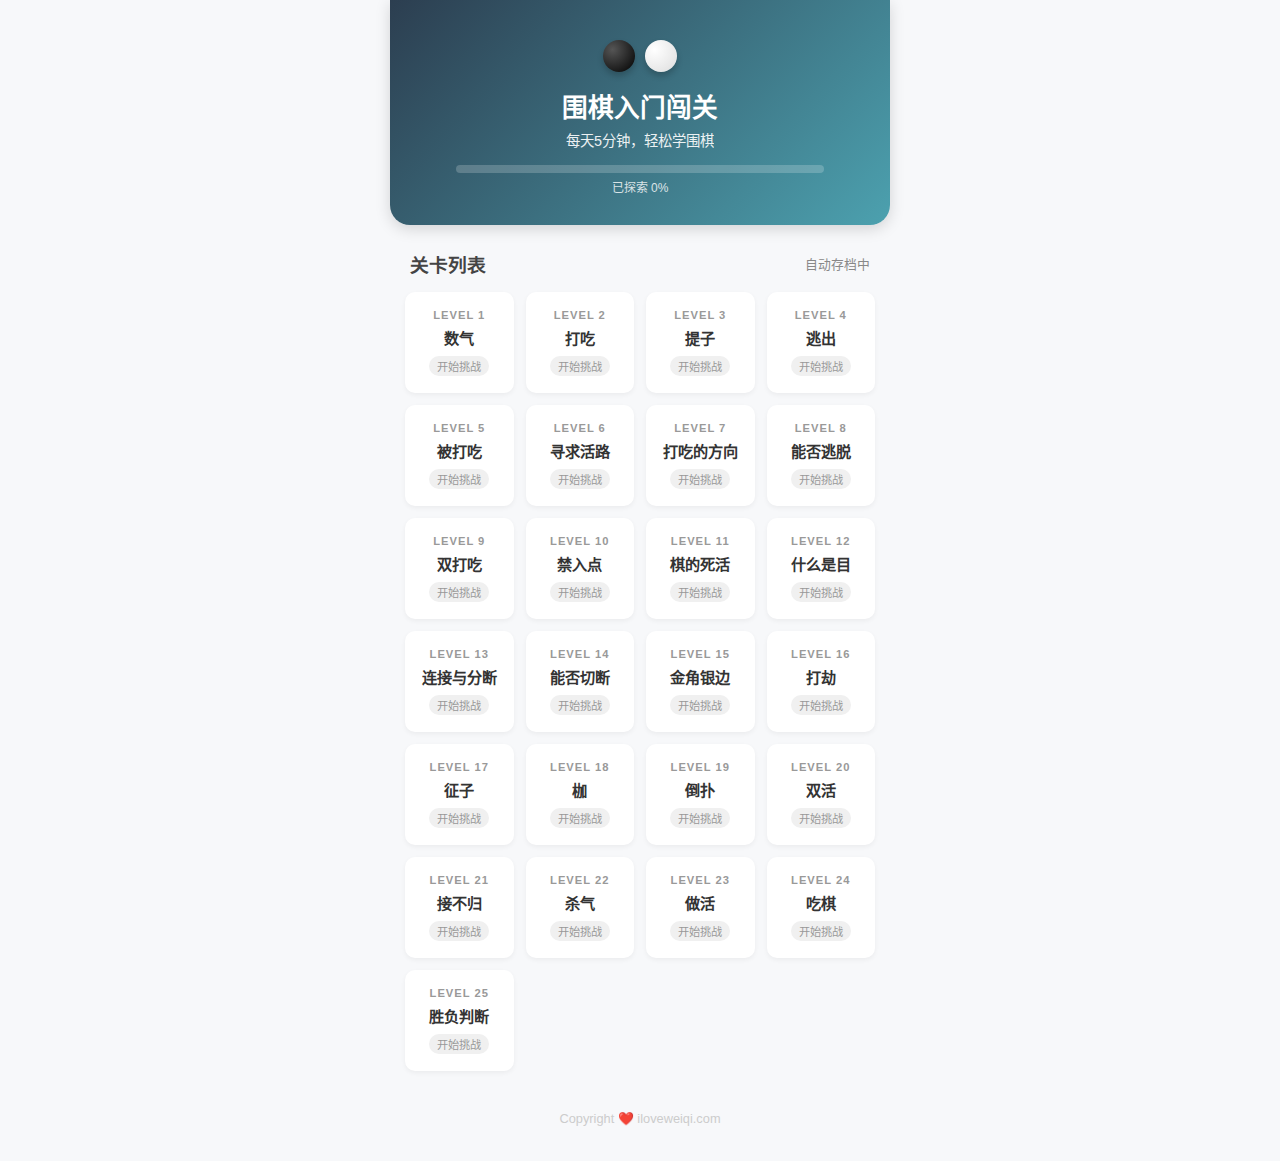
<file: index.html>
<!DOCTYPE html>
<html lang="zh-CN">
<head>
    <meta charset="UTF-8">
    <meta name="viewport" content="width=device-width, initial-scale=1.0, maximum-scale=1.0, user-scalable=no">
    <title>围棋入门闯关</title>
    <link rel="stylesheet" href="style.css">
    
    <!-- 首页专用样式 -->
    <style>
        .hero-section {
            background: linear-gradient(135deg, #2c3e50 0%, #4ca1af 100%);
            color: white;
            padding: 40px 20px 30px;
            text-align: center;
            border-bottom-left-radius: 20px;
            border-bottom-right-radius: 20px;
            box-shadow: 0 4px 15px rgba(0,0,0,0.15);
            margin-bottom: 25px;
            margin-left: -15px;
            margin-right: -15px;
            margin-top: -15px;
        }

        .app-logo {
            display: flex;
            justify-content: center;
            gap: 10px;
            margin-bottom: 15px;
        }
        .stone-icon {
            width: 32px;
            height: 32px;
            border-radius: 50%;
            box-shadow: 0 4px 6px rgba(0,0,0,0.2);
        }
        .stone-black { background: radial-gradient(circle at 30% 30%, #555, #000); }
        .stone-white { background: radial-gradient(circle at 30% 30%, #fff, #ddd); }

        .progress-container {
            background: rgba(255,255,255,0.2);
            border-radius: 10px;
            height: 8px;
            width: 80%;
            margin: 15px auto 5px;
            overflow: hidden;
        }
        .progress-bar {
            background: #f1c40f;
            height: 100%;
            width: 0%;
            transition: width 0.8s ease;
        }

        .lesson-grid {
            display: grid;
            grid-template-columns: repeat(auto-fill, minmax(100px, 1fr));
            gap: 12px;
            padding-bottom: 40px;
        }

        .lesson-card {
            background: white;
            border-radius: 10px;
            padding: 15px 5px;
            text-align: center;
            box-shadow: 0 2px 5px rgba(0,0,0,0.05);
            cursor: pointer;
            border: 2px solid transparent;
            transition: transform 0.1s;
        }
        .lesson-card:active { transform: scale(0.96); }

        .lesson-num { font-size: 0.7em; color: #999; font-weight: bold; letter-spacing: 1px; }
        .lesson-title { font-size: 0.95em; font-weight: bold; margin: 5px 0 8px; color: #333; }
        
        .badge {
            display: inline-block;
            font-size: 0.7em;
            padding: 2px 8px;
            border-radius: 10px;
            background: #f0f0f0;
            color: #999;
        }

        .card-passed { border-color: #27ae60; background: #f0fdf4; }
        .card-passed .badge { background: #27ae60; color: white; }

        .card-perfect { border-color: #f1c40f; background: #fffcf0; }
        .card-perfect .badge { background: #f1c40f; color: #fff; font-weight: bold; }

        /* 锁定的卡片样式 */
        .card-locked {
            opacity: 0.6;
            cursor: not-allowed;
            background: #f9f9f9;
        }
        .card-locked:active { transform: none; }
    </style>
</head>
<body>

<div class="container">
    
    <div class="hero-section">
        <div class="app-logo">
            <div class="stone-icon stone-black"></div>
            <div class="stone-icon stone-white"></div>
        </div>
        <h1 style="margin:0; font-size:1.6em;">围棋入门闯关</h1>
        <p style="margin:5px 0 0; opacity:0.9; font-size:0.9em;">每天5分钟，轻松学围棋</p>
        
        <div class="progress-container">
            <div class="progress-bar" id="total-progress"></div>
        </div>
        <div style="font-size:0.75em; opacity:0.8">已探索 <span id="progress-text">0%</span></div>
    </div>

    <div style="display:flex; justify-content:space-between; align-items:center; margin-bottom:15px; padding:0 5px;">
        <h3 style="margin:0; color:#444;">关卡列表</h3>
        <span style="font-size:0.8em; color:#888;" id="user-status">自动存档中</span>
    </div>

    <div class="lesson-grid" id="lesson-list">
        <!-- JS 自动生成 -->
    </div>

    <div style="text-align:center; color:#ccc; font-size:0.8em; padding-bottom:20px;">
        Copyright ❤️ iloveweiqi.com
    </div>
</div>

<!-- 引入脚本 -->
<script src="data.js"></script>
<!-- 引入题库，用于检测哪些课程已上线 -->
<script src="problems.js"></script>

<script>
    // 25课完整目录
    const lessonTitles = [
        "数气", "打吃", "提子", "逃出", "被打吃", 
        "寻求活路", "打吃的方向", "能否逃脱", "双打吃", "禁入点",
        "棋的死活", "什么是目", "连接与分断", "能否切断", "金角银边",
        "打劫", "征子", "枷", "倒扑", "双活",
        "接不归", "杀气", "做活", "吃棋", "胜负判断"
    ];

    function initHome() {
        const listContainer = document.getElementById('lesson-list');
        // 获取总的可用课程数量（用于计算进度百分比分母）
        // 目前我们只做了前6课，所以分母暂时按6算，或者按25算都可以
        // 这里按 "已录入题目的课程" 算分母比较合理，或者按总25课算显示真实的完成度
        const totalLessons = lessonTitles.length; 
        const summary = DataManager.getSummary(totalLessons);

        setTimeout(() => {
            document.getElementById('total-progress').style.width = summary.percent + '%';
        }, 100);
        document.getElementById('progress-text').innerText = summary.percent + '%';

        listContainer.innerHTML = ''; 

        lessonTitles.forEach((title, index) => {
            const id = index + 1;
            const score = DataManager.getLessonScore(id);
            // 检查该课是否有题目
            const hasData = ProblemData[id] && ProblemData[id].length > 0;
            
            const card = document.createElement('div');
            card.className = 'lesson-card';
            
            let badgeHtml = '';
            
            if (!hasData) {
                // 如果题库里没有这课的数据 -> 锁定状态
                card.classList.add('card-locked');
                badgeHtml = '<span class="badge">敬请期待</span>';
            } else {
                // 有数据 -> 正常状态
                if (score === 100) {
                    card.classList.add('card-perfect');
                    badgeHtml = '<span class="badge">已精通</span>';
                } else if (score >= 60) {
                    card.classList.add('card-passed');
                    badgeHtml = `<span class="badge">${score}分</span>`;
                } else if (score > 0) {
                    badgeHtml = `<span class="badge">${score}分</span>`;
                } else {
                    badgeHtml = '<span class="badge">开始挑战</span>';
                }

                // 只有有数据的课程才可以点击
                card.onclick = () => {
                    window.location.href = `game.html?lesson=${id}`;
                };
            }

            card.innerHTML = `
                <div class="lesson-num">LEVEL ${id}</div>
                <div class="lesson-title">${title}</div>
                ${badgeHtml}
            `;
            
            listContainer.appendChild(card);
        });
    }

    initHome();
</script>

</body>
</html>
</file>
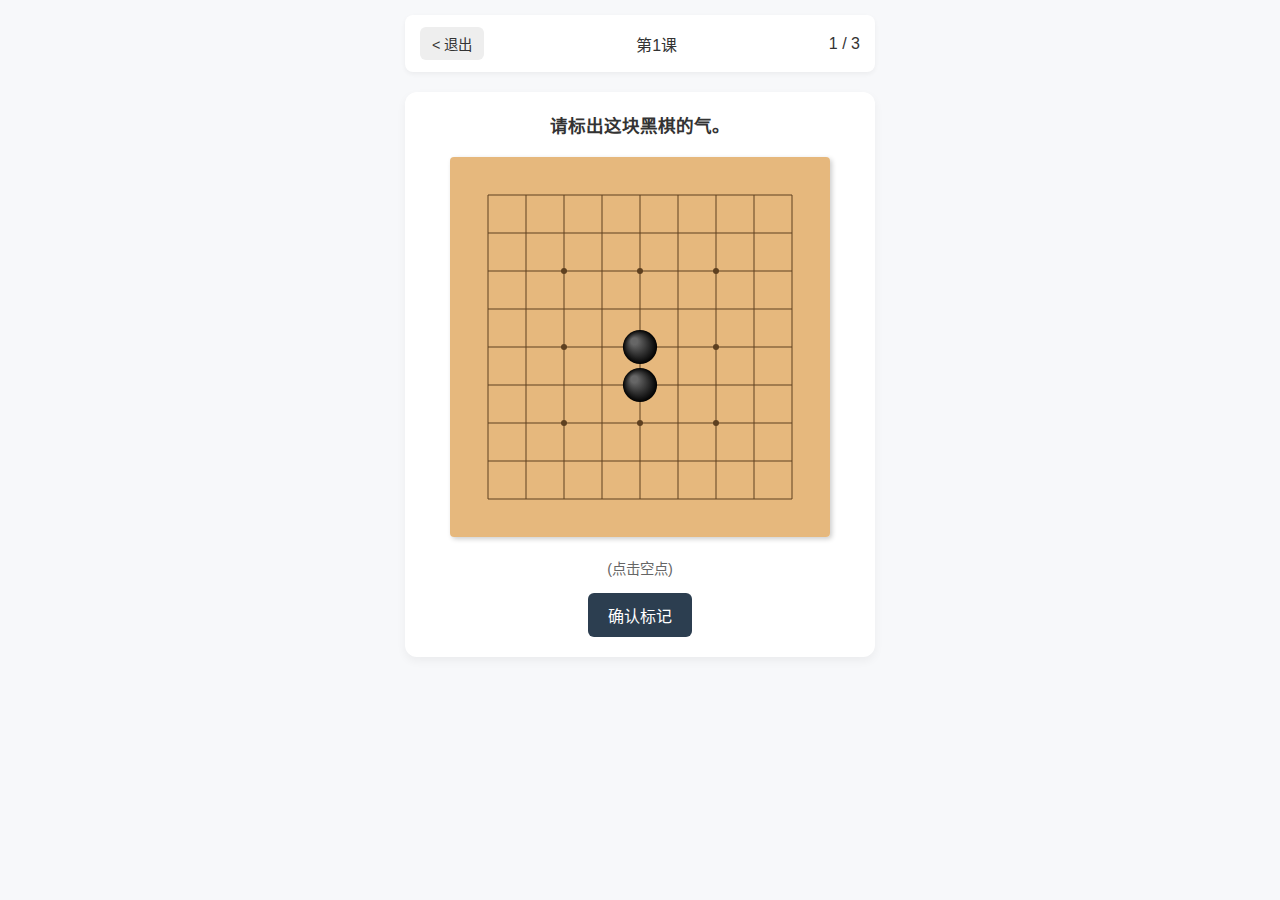
<file: game.html>
<!DOCTYPE html>
<html lang="zh-CN">
<head>
    <meta charset="UTF-8">
    <meta name="viewport" content="width=device-width, initial-scale=1.0, maximum-scale=1.0, user-scalable=no">
    <title>闯关中...</title>
    <link rel="stylesheet" href="style.css">
    <style>
        .btn-bool {
            font-size: 1.2em;
            padding: 15px 35px;
            margin: 0 10px;
            min-width: 100px;
            font-weight: bold;
        }
        .btn-yes { background-color: #27ae60; }
        .btn-no { background-color: #c0392b; }
        .hint-text { font-size: 0.9em; color: #666; margin-bottom: 15px; display: block; }
        
        /* 第15课：多项填空样式 */
        .multi-input-row { margin-bottom: 10px; display: flex; align-items: center; justify-content: center; }
        .multi-input-row label { width: 60px; text-align: right; margin-right: 10px; font-weight: bold; }
        .multi-input-row input { width: 60px !important; }

        /* 第25课：比分填空样式 */
        .score-row { margin-bottom: 15px; display: flex; justify-content: center; gap: 20px; }
        .score-item { text-align: center; }
        .score-item label { display: block; margin-bottom: 5px; font-weight: bold; }
        .score-item input { width: 80px !important; }
    </style>
    <script>
    var _hmt = _hmt || [];
    (function() {
      var hm = document.createElement("script");
      hm.src = "https://hm.baidu.com/hm.js?d6ae297c0516ef1d9c8f76bf2abca886";
      var s = document.getElementsByTagName("script")[0]; 
      s.parentNode.insertBefore(hm, s);
    })();
    </script>

</head>
<body>

<div class="container">
    <div class="game-header">
        <button class="secondary" onclick="location.href='index.html'">&lt; 退出</button>
        <span id="lesson-title">加载中...</span>
        <span id="progress-indicator">1 / 3</span>
    </div>

    <div class="game-area">
        <div id="question-text" class="question-text"></div>

        <div id="board-container">
            <canvas id="go-board"></canvas>
        </div>

        <!-- 1. 单数字输入 -->
        <div class="input-area hidden" id="input-section">
            <input type="number" id="answer-input" placeholder="输入数字" inputmode="numeric">
            <button class="btn-primary" onclick="submitInput()">提交</button>
        </div>
        
        <!-- 2. 是非判断 -->
        <div class="input-area hidden" id="bool-section">
            <button class="btn-primary btn-bool btn-yes" onclick="submitBool(true)">是</button>
            <button class="btn-primary btn-bool btn-no" onclick="submitBool(false)">否</button>
        </div>

        <!-- 3. 选择确认 (选子/选气) -->
        <div class="input-area hidden" id="select-section">
            <span id="select-hint" class="hint-text"></span>
            <button class="btn-primary" onclick="submitSelection()">确认标记</button>
        </div>

        <!-- 4. 多项填空 -->
        <div class="input-area hidden" id="multi-input-section">
            <div class="multi-input-row"><label>角上:</label><input type="number" id="input-corner">个</div>
            <div class="multi-input-row"><label>边上:</label><input type="number" id="input-side">个</div>
            <div class="multi-input-row"><label>中腹:</label><input type="number" id="input-center">个</div>
            <button class="btn-primary" onclick="submitMultiInput()">提交答案</button>
        </div>

        <!-- 5. 胜负判断 -->
        <div class="input-area hidden" id="score-section">
            <div class="score-row">
                <div class="score-item"><label>⚫ 黑棋</label><input type="number" id="score-black" placeholder="目数"></div>
                <div class="score-item"><label>⚪ 白棋</label><input type="number" id="score-white" placeholder="目数"></div>
            </div>
            <p style="font-size:0.8em; color:#888; margin-bottom:10px;">(输入双方占领的交叉点数量)</p>
            <button class="btn-primary" onclick="submitScore()">提交判决</button>
        </div>

        <!-- 6. 下一题 (默认隐藏，只有Board类题目做完后才显示) -->
        <div class="input-area hidden" id="next-section">
            <button class="btn-primary" onclick="nextProblem()">下一题 &gt;</button>
        </div>
    </div>
</div>

<div id="result-modal" class="modal">
    <div class="modal-content">
        <h2 id="modal-title"></h2>
        <p id="modal-msg"></p>
        <button class="btn-primary" onclick="closeModal()">确定</button>
    </div>
</div>

<script src="data.js"></script>
<script src="problems.js"></script>
<script src="game.js"></script>

<script>
    // --- 初始化 ---
    const urlParams = new URLSearchParams(window.location.search);
    const lessonId = parseInt(urlParams.get('lesson')) || 1;
    let problems = [];

    // 随机选题逻辑
    if (ProblemData[lessonId]) {
        const allProblems = JSON.parse(JSON.stringify(ProblemData[lessonId]));
        for (let i = allProblems.length - 1; i > 0; i--) {
            const j = Math.floor(Math.random() * (i + 1));
            [allProblems[i], allProblems[j]] = [allProblems[j], allProblems[i]];
        }
        problems = allProblems.slice(0, 3);
    } else {
        alert("本课题目即将上线！");
        window.location.href = 'index.html';
    }

    let currentIdx = 0;
    let correctCount = 0;
    let board = null;

    document.getElementById('lesson-title').innerText = `第${lessonId}课`;

    setTimeout(() => {
        board = new GoBoard('go-board', 9);
        renderProblem();
    }, 100);

    // --- 渲染逻辑 ---
    function renderProblem() {
        const p = problems[currentIdx];
        document.getElementById('progress-indicator').innerText = `${currentIdx + 1} / ${problems.length}`;
        document.getElementById('question-text').innerText = p.desc;
        
        // 隐藏所有交互区
        ['input-section', 'bool-section', 'select-section', 'multi-input-section', 'score-section', 'next-section'].forEach(id => {
            document.getElementById(id).classList.add('hidden');
        });

        // SGF 解析
        if (p.sgf) {
            const parsed = board.parseSGF(p.sgf);
            p.initial = parsed.initial;
            if (!p.answer && parsed.answer) p.answer = parsed.answer;
            if (!p.size) p.size = parsed.size || 9; 
        }

        board.setSize(p.size || 9);
        board.setup(p.initial, p.markers || []);

        // 模式配置
        if (p.type === 'board') {
            board.isLocked = false;
            board.setSelectionMode(false);
            board.currentColor = 1;
            board.onMove = function(move) {
                if (move.x === p.answer.x && move.y === p.answer.y) {
                    correctCount++;
                    // 答对后，暂不重置棋盘，让用户看一眼
                    showModal("回答正确! 🎉", p.successMsg || "好棋！", true);
                } else {
                    showModal("回答错误 😅", "这手棋好像不对哦。", false);
                    setTimeout(() => board.setup(p.initial, p.markers||[]), 1000);
                }
            };
        } 
        else if (p.type === 'bool') {
            document.getElementById('bool-section').classList.remove('hidden');
            board.isLocked = true;
            board.setSelectionMode(false);
        }
        else if (p.type === 'input') {
            document.getElementById('input-section').classList.remove('hidden');
            document.getElementById('answer-input').value = '';
            board.isLocked = true;
        }
        else if (p.type === 'select' || p.type === 'select_point') {
            document.getElementById('select-section').classList.remove('hidden');
            let hint = p.type === 'select' ? "(点击棋子)" : "(点击空点)";
            document.getElementById('select-hint').innerText = hint;
            board.setSelectionMode(true, p.type === 'select' ? 'stone' : 'point');
        }
        else if (p.type === 'multi_input') {
            document.getElementById('multi-input-section').classList.remove('hidden');
            document.getElementById('input-corner').value = '';
            document.getElementById('input-side').value = '';
            document.getElementById('input-center').value = '';
            board.isLocked = true;
        }
        else if (p.type === 'score_count') {
            document.getElementById('score-section').classList.remove('hidden');
            document.getElementById('score-black').value = '';
            document.getElementById('score-white').value = '';
            board.isLocked = true;
        }
    }

    // --- 提交函数 ---
    function submitInput() {
        const val = parseInt(document.getElementById('answer-input').value);
        checkResult(val === problems[currentIdx].answer);
    }
    function submitBool(val) {
        checkResult(val === problems[currentIdx].answer);
    }
    function submitSelection() {
        const p = problems[currentIdx];
        const userSet = board.selectedPoints;
        const ansArr = p.answer;
        let isCorrect = (userSet.size === ansArr.length);
        if (isCorrect) {
            for (let point of ansArr) {
                if (!userSet.has(`${point.x},${point.y}`)) { isCorrect = false; break; }
            }
        }
        checkResult(isCorrect);
    }
    function submitMultiInput() {
        const p = problems[currentIdx];
        const v1 = parseInt(document.getElementById('input-corner').value);
        const v2 = parseInt(document.getElementById('input-side').value);
        const v3 = parseInt(document.getElementById('input-center').value);
        checkResult(v1===p.answer[0] && v2===p.answer[1] && v3===p.answer[2]);
    }
    function submitScore() {
        const p = problems[currentIdx];
        const b = parseInt(document.getElementById('score-black').value);
        const w = parseInt(document.getElementById('score-white').value);
        checkResult(b===p.answer.black && w===p.answer.white);
    }

    function checkResult(isCorrect) {
        const p = problems[currentIdx];
        if (isCorrect) {
            correctCount++;
            showModal("回答正确! 🎉", p.successMsg || "很棒！", true);
        } else {
            let msg = "请再思考一下。";
            if (p.type === 'bool') msg = `正确答案是：${p.answer ? '是' : '否'}`;
            showModal("回答错误 😅", msg, true);
        }
    }

    // --- 弹窗与跳转逻辑 (核心修改) ---
    function showModal(title, msg, isNextStep) {
        document.getElementById('modal-title').innerText = title;
        document.getElementById('modal-msg').innerText = msg;
        document.getElementById('result-modal').style.display = 'flex';
        window.nextAction = isNextStep ? 'next' : 'retry';
    }

    function closeModal() {
        document.getElementById('result-modal').style.display = 'none';
        
        if (window.nextAction === 'next') {
            const p = problems[currentIdx];
            
            // 定义哪些类型需要“手动点击下一题” (以便查看棋盘状态)
            // board: 落子后棋形变化，需要看
            // multi_input / score_count: 复杂题，可能想回顾
            const manualAdvanceTypes = ['board', 'multi_input', 'score_count'];

            if (manualAdvanceTypes.includes(p.type)) {
                // 1. 手动模式：停留在当前页，显示下一题按钮
                board.isLocked = true; // 锁住棋盘防止乱点
                
                // 隐藏所有交互框
                ['input-section','bool-section','select-section','multi-input-section','score-section'].forEach(id => {
                    document.getElementById(id).classList.add('hidden');
                });
                
                // 显示下一题按钮
                document.getElementById('next-section').classList.remove('hidden');
                
            } else {
                // 2. 自动模式：直接跳下一题 (Bool, Select, Input)
                nextProblem();
            }
        }
    }

    function nextProblem() {
        currentIdx++;
        if (currentIdx < problems.length) {
            renderProblem();
        } else {
            finishLesson();
        }
    }

    function finishLesson() {
        const score = Math.round((correctCount / problems.length) * 100);
        DataManager.saveScore(lessonId, score);
        
        let title = score >= 60 ? "闯关成功！✅" : "继续加油！💪";
        if (score === 100) title = "完美通关！🏆";
        
        document.getElementById('modal-title').innerText = title;
        document.getElementById('modal-msg').innerText = `本轮得分：${score}`;
        const btn = document.querySelector('#result-modal button');
        btn.innerText = "返回列表";
        btn.onclick = () => window.location.href = 'index.html';
        
        document.getElementById('result-modal').style.display = 'flex';
    }
</script>

</body>

</html>
</file>
<file: style.css>
/* style.css - 终极修复版 */
:root {
    --bg-color: #f7f8fa;
    --board-color: #e6b87d; /* 棋盘黄 */
    --primary-color: #2c3e50;
    --text-color: #333;
    --success-color: #27ae60;
}

body {
    font-family: sans-serif;
    background-color: var(--bg-color);
    color: var(--text-color);
    margin: 0;
    padding: 0;
    min-height: 100vh;
    display: flex;
    flex-direction: column;
    align-items: center;
}

.container {
    width: 100%;
    max-width: 500px;
    padding: 15px;
    box-sizing: border-box;
}

/* 顶部导航 */
.game-header {
    display: flex;
    justify-content: space-between;
    align-items: center;
    background: white;
    padding: 12px 15px;
    border-radius: 8px;
    margin-bottom: 20px;
    box-shadow: 0 2px 5px rgba(0,0,0,0.05);
}

/* 游戏主区域 */
.game-area {
    background: white;
    padding: 20px;
    border-radius: 12px;
    box-shadow: 0 4px 10px rgba(0,0,0,0.05);
    display: flex;
    flex-direction: column;
    align-items: center;
}

.question-text {
    font-size: 1.1em;
    font-weight: bold;
    margin-bottom: 20px;
    text-align: center;
}

/* --- 棋盘容器修复核心 --- */
#board-container {
    /* 1. 限制宽度，防止无限撑大 */
    width: 100%; 
    max-width: 380px; 
    
    /* 2. 强制正方形 */
    aspect-ratio: 1 / 1; 
    
    /* 3. 居中 */
    margin: 0 auto;
    position: relative;
    
    /* 4. 如果浏览器太老不支持 aspect-ratio，给个默认高度 */
    @supports not (aspect-ratio: 1 / 1) {
        height: 350px;
    }
}

canvas {
    display: block;
    width: 100%;
    height: 100%;
    border-radius: 4px;
    box-shadow: 2px 2px 5px rgba(0,0,0,0.2);
}
/* --- 修复结束 --- */

/* 输入区 */
.input-area {
    margin-top: 20px;
    width: 100%;
    text-align: center;
}

.hidden { display: none !important; }

/* 按钮与输入框 */
button {
    background-color: var(--primary-color);
    color: white;
    border: none;
    padding: 10px 20px;
    border-radius: 6px;
    font-size: 1em;
    cursor: pointer;
}
button.secondary {
    background-color: #eee;
    color: #333;
    padding: 6px 12px;
    font-size: 0.9em;
}

input[type="number"] {
    padding: 10px;
    font-size: 1.2em;
    width: 100px;
    text-align: center;
    margin-right: 10px;
    border: 1px solid #ccc;
    border-radius: 4px;
}

/* 弹窗 */
.modal {
    display: none;
    position: fixed;
    top: 0; left: 0; width: 100%; height: 100%;
    background: rgba(0,0,0,0.5);
    justify-content: center;
    align-items: center;
    z-index: 999;
}
.modal-content {
    background: white;
    padding: 25px;
    border-radius: 10px;
    text-align: center;
    width: 80%;
    max-width: 300px;
}
</file>
